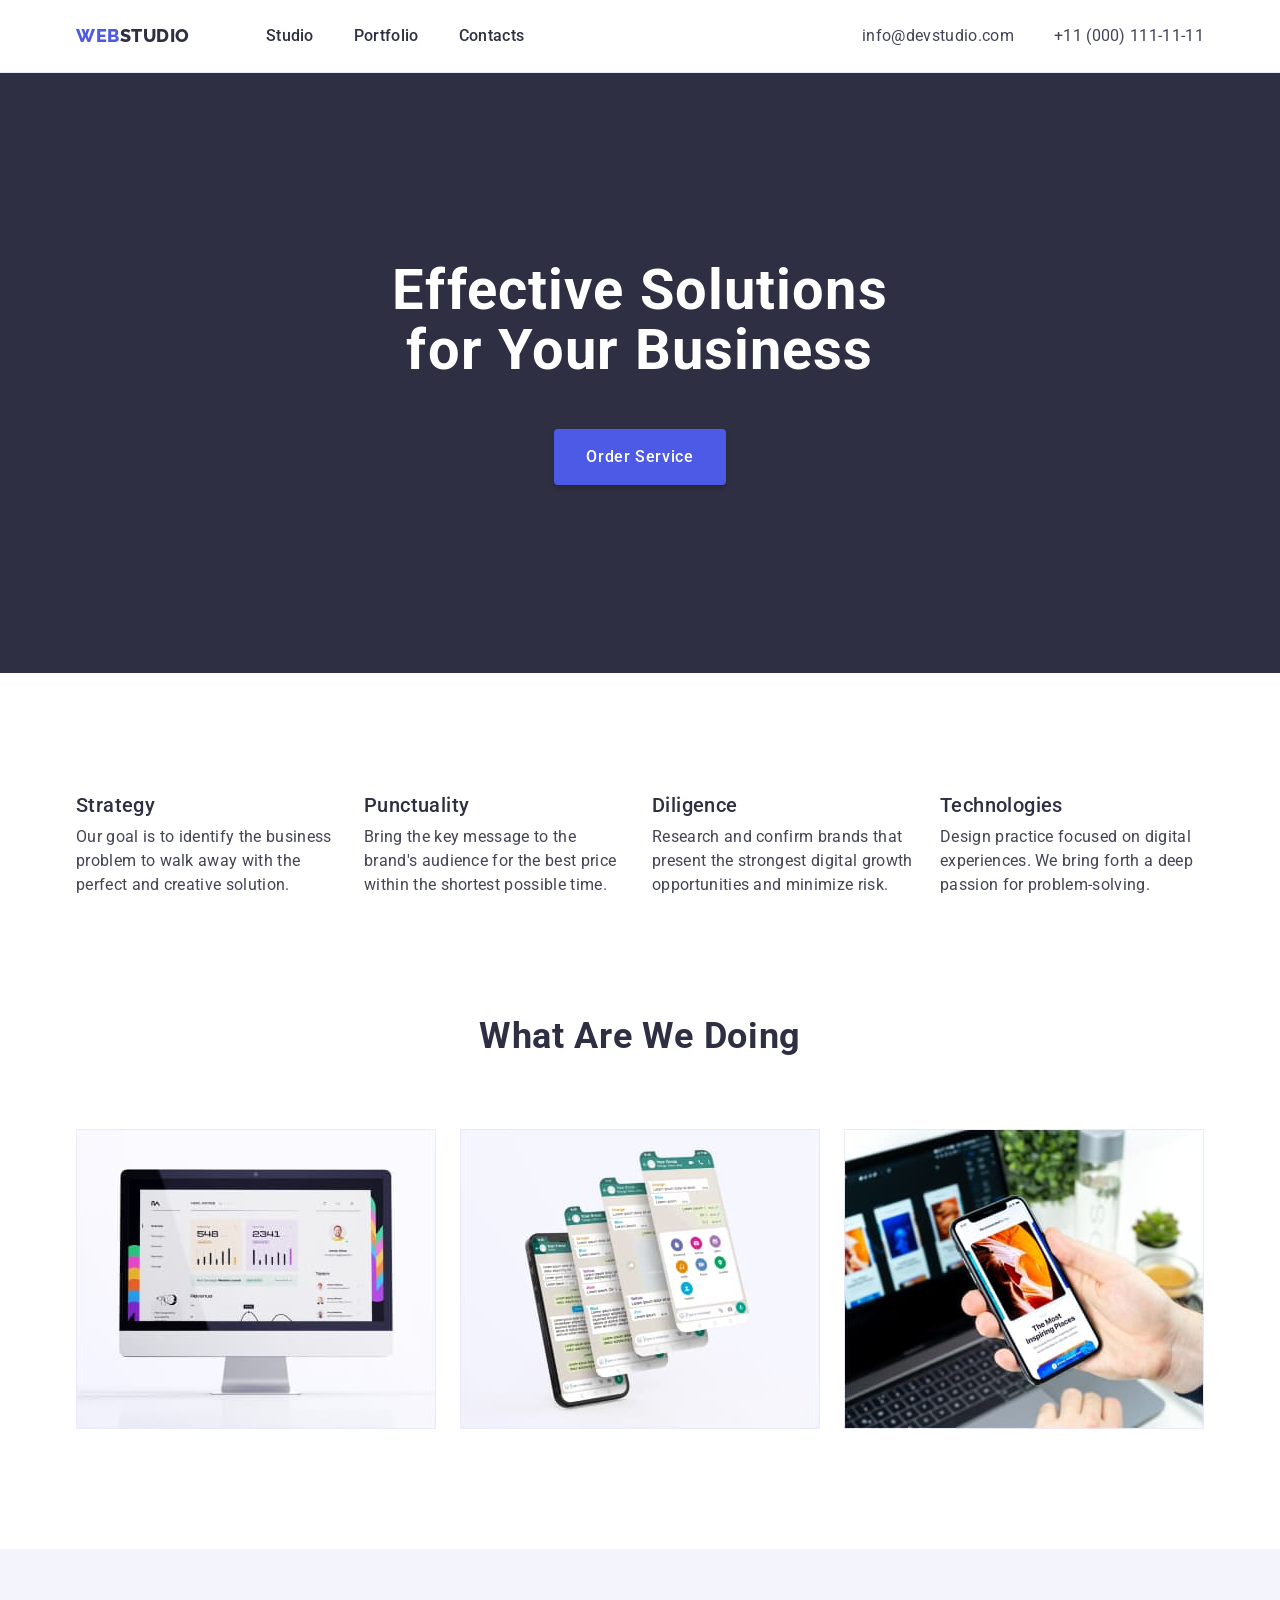
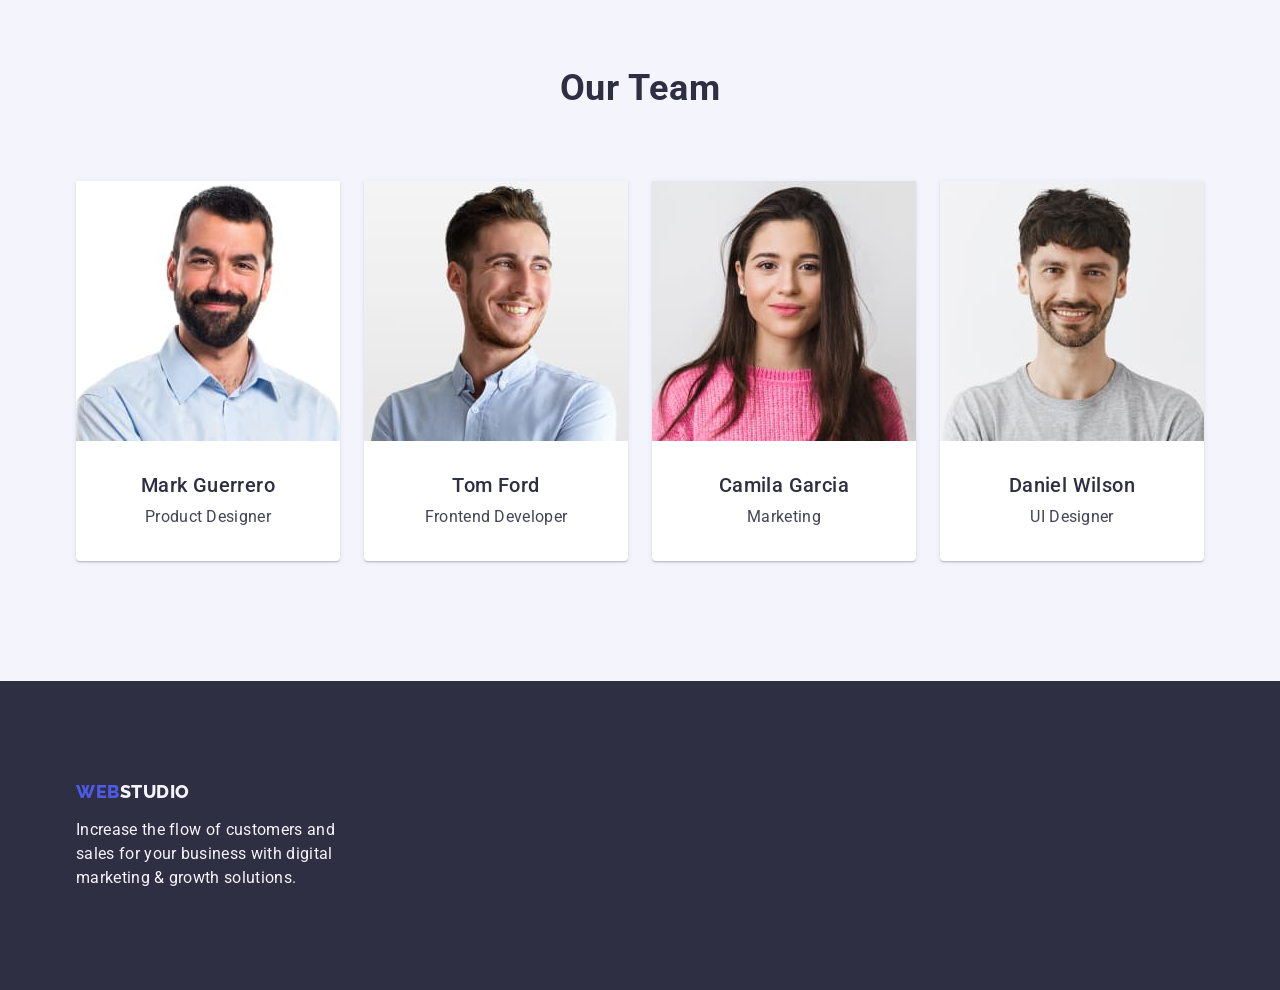
<file: index.html>
<!DOCTYPE html>
<html lang="en">
  <head>
    <meta charset="UTF-8" />
    <meta http-equiv="X-UA-Compatible" content="IE=edge" />
    <meta name="viewport" content="width=device-width, initial-scale=1.0" />
    <title>WebStudio</title>
    <link rel="preconnect" href="https://fonts.googleapis.com" />
    <link rel="preconnect" href="https://fonts.gstatic.com" crossorigin />
    <link
      href="https://fonts.googleapis.com/css2?family=Raleway:wght@800&family=Roboto:wght@400;500;700;900&display=swap"
      rel="stylesheet"
    />
    <link
      rel="stylesheet"
      href="https://cdnjs.cloudflare.com/ajax/libs/modern-normalize/1.1.0/modern-normalize.min.css"
    />
    <link rel="stylesheet" href="./css/styles.css" />
  </head>
  <body>
    <!-- Header section -->
    <header class="header">
      <div class="container header-flex">
        <nav class="header-nav">
          <a class="logo-link link" href="./index.html">
            Web<span class="logo-world">Studio</span></a
          >
          <ul class="header-nav-list list">
            <li class="header-nav-item">
              <a class="header-nav-link link" href="./index.html">Studio</a>
            </li>
            <li class="header-nav-item">
              <a class="header-nav-link link" href="./portfolio.html"
                >Portfolio</a
              >
            </li>
            <li class="header-nav-item">
              <a class="header-nav-link link" href="">Contacts</a>
            </li>
          </ul>
        </nav>
        <address class="header-contacts">
          <ul class="contacts-list list">
            <li class="contacts-item">
              <a class="contscts-link link" href="mailto:info@devstudio.com"
                >info@devstudio.com</a
              >
            </li>
            <li class="contacts-item">
              <a class="contscts-link link" href="tel:+110001111111"
                >+11 (000) 111-11-11</a
              >
            </li>
          </ul>
        </address>
      </div>
    </header>

    <!-- Main container -->
    <main>
      <!-- Section Hero-->
      <section class="hero section">
        <div class="container">
          <h1 class="title">Effective Solutions for Your Business</h1>
          <button class="btn" type="button">Order Service</button>
        </div>
      </section>

      <!-- Section Strategy -->
      <section class="strategy section">
        <div class="container">
          <h2 hidden class="visually-hidden">header</h2>
          <ul class="strategy-list list">
            <li class="strategy-list-item">
              <h3 class="subtitle">Strategy</h3>
              <p class="subtitle-desc">
                Our goal is to identify the business problem to walk away with
                the perfect and creative solution.
              </p>
            </li>
            <li class="strategy-list-item">
              <h3 class="subtitle">Punctuality</h3>
              <p class="subtitle-desc">
                Bring the key message to the brand's audience for the best price
                within the shortest possible time.
              </p>
            </li>
            <li class="strategy-list-item">
              <h3 class="subtitle">Diligence</h3>
              <p class="subtitle-desc">
                Research and confirm brands that present the strongest digital
                growth opportunities and minimize risk.
              </p>
            </li>
            <li class="strategy-list-item">
              <h3 class="subtitle">Technologies</h3>
              <p class="subtitle-desc">
                Design practice focused on digital experiences. We bring forth a
                deep passion for problem-solving.
              </p>
            </li>
          </ul>
        </div>
      </section>
      <!--  Section Tools-->
      <section class="tools section">
        <div class="container">
          <h2 class="title">What are we doing</h2>
          <ul class="tools-list list">
            <li class="tools-item list">
              <img src="./images/imac.jpg" alt="lms" width="360" />
            </li>
            <li class="tools-item list">
              <img src="./images/smartphones.jpg" alt="chats" width="360" />
            </li>
            <li class="tools-item list">
              <img src="./images/tools.jpg" alt="app" width="360" />
            </li>
          </ul>
        </div>
      </section>
      <!--  Section Team -->
      <section class="team section">
        <div class="container">
          <h2 class="title">Our Team</h2>
          <ul class="team-list list">
            <li class="team-list-item">
              <img src="./images/prodact_des.jpg" alt="man" width="264" />
              <div class="team-item-container">
                <h3 class="subtitle">Mark Guerrero</h3>
                <p class="subtitle-desc">Product Designer</p>
              </div>
            </li>
            <li class="team-list-item">
              <img src="./images/frontend_dev.jpg" alt="man" width="264" />
              <div class="team-item-container">
                <h3 class="subtitle">Tom Ford</h3>
                <p class="subtitle-desc">Frontend Developer</p>
              </div>
            </li>
            <li class="team-list-item">
              <img src="./images/marketing.jpg" alt="women" width="264" />
              <div class="team-item-container">
                <h3 class="subtitle">Camila Garcia</h3>
                <p class="subtitle-desc">Marketing</p>
              </div>
            </li>
            <li class="team-list-item">
              <img src="./images/ui_designer.jpg" alt="man" width="264" />
              <div class="team-item-container">
                <h3 class="subtitle">Daniel Wilson</h3>
                <p class="subtitle-desc">UI Designer</p>
              </div>
            </li>
          </ul>
        </div>
      </section>
    </main>
    <!-- footer section -->
    <footer class="footer section">
      <div class="container">
        <a class="fotter-link link" href="./index.html"
          >Web<span class="studio-world">Studio</span>
        </a>
        <p class="footer-desc">
          Increase the flow of customers and sales for your business with
          digital marketing & growth solutions.
        </p>
      </div>
    </footer>
  </body>
</html>
</file>
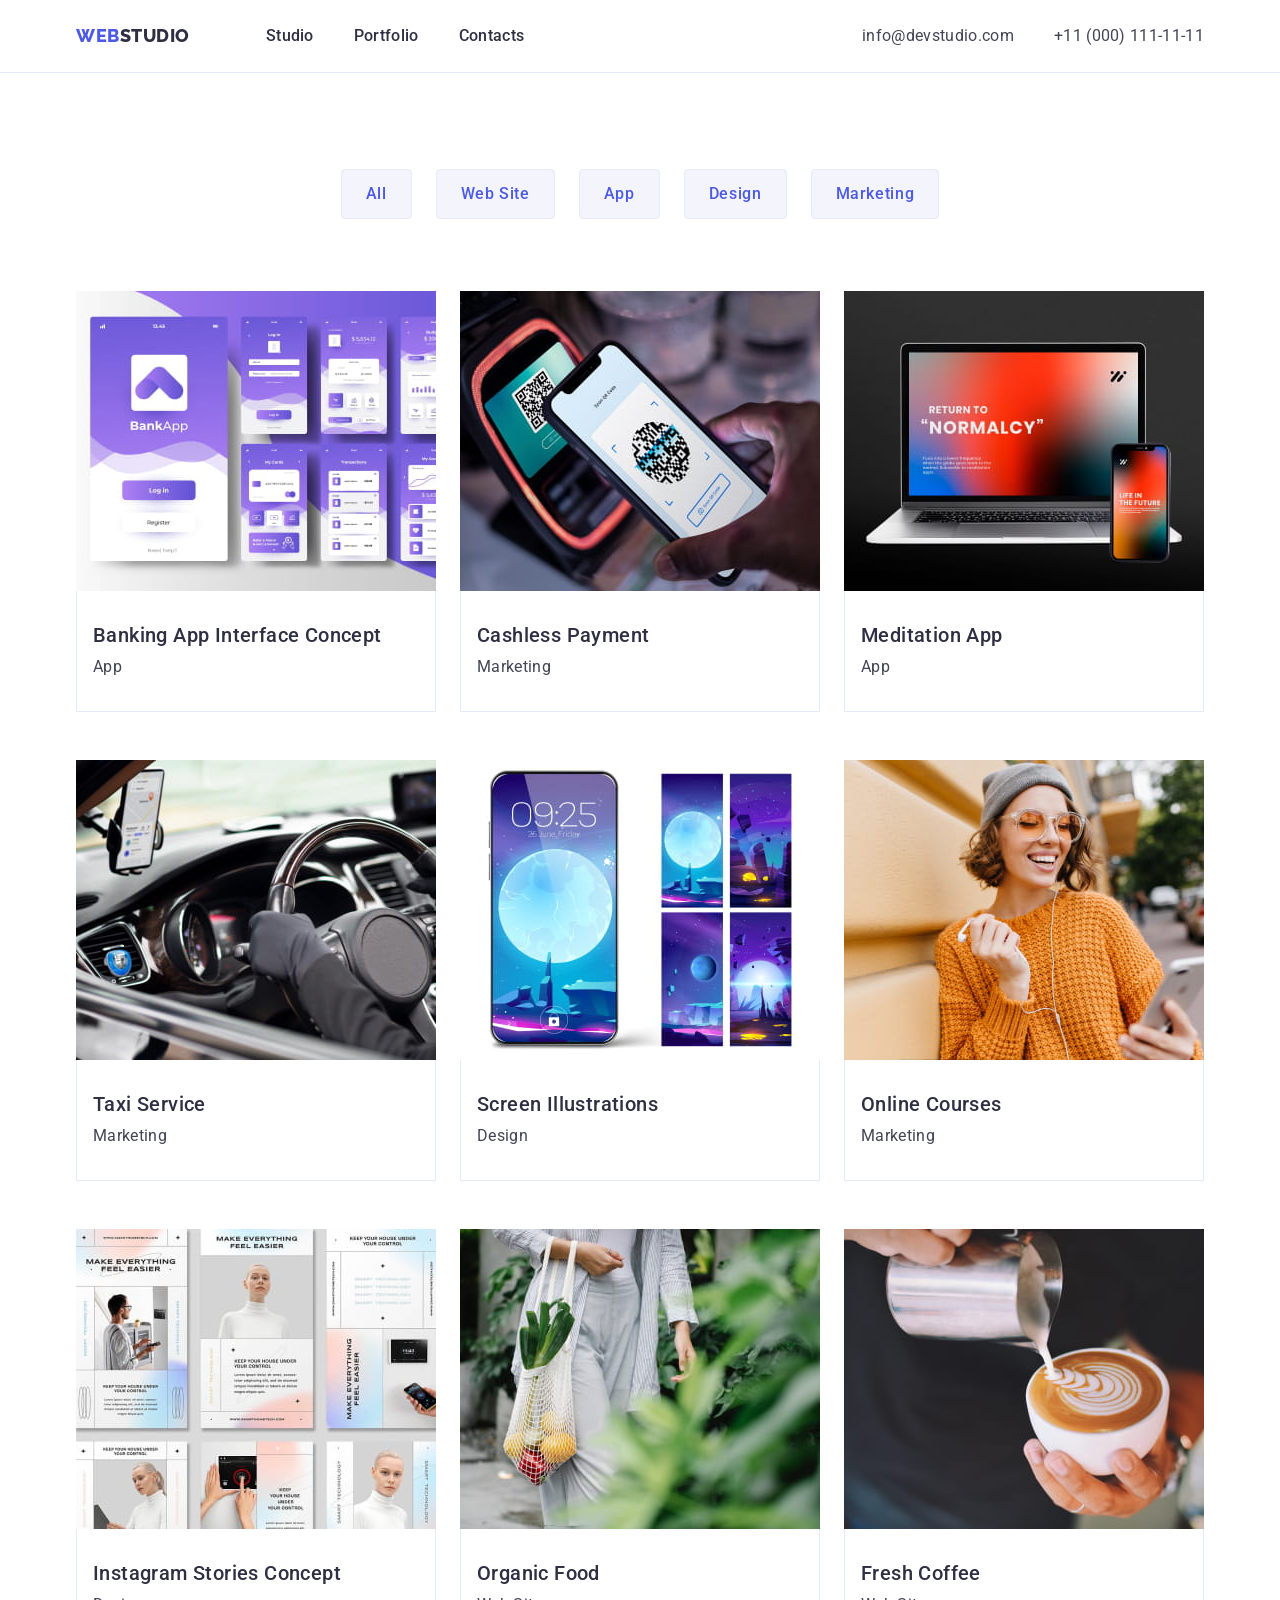
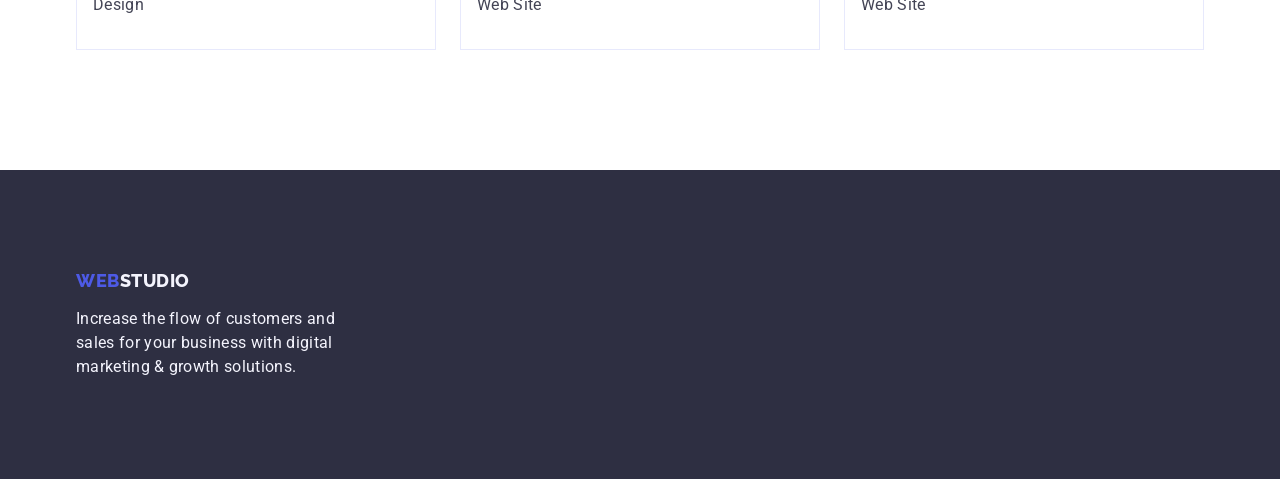
<file: portfolio.html>
<!DOCTYPE html>
<html lang="en">
  <head>
    <meta charset="UTF-8" />
    <meta http-equiv="X-UA-Compatible" content="IE=edge" />
    <meta name="viewport" content="width=device-width, initial-scale=1.0" />
    <title>Portfolio</title>
    <link rel="preconnect" href="https://fonts.googleapis.com" />
    <link rel="preconnect" href="https://fonts.gstatic.com" crossorigin />
    <link
      href="https://fonts.googleapis.com/css2?family=Raleway:wght@800&family=Roboto:wght@400;500;700;900&display=swap"
      rel="stylesheet"
    />
    <link
      rel="stylesheet"
      href="https://cdnjs.cloudflare.com/ajax/libs/modern-normalize/1.0.0/modern-normalize.min.css"
    />
    <link rel="stylesheet" href="./css/styles.css" />
  </head>
  <body>
    <!-- Header section -->

    <header class="header">
      <div class="container header-flex">
        <nav class="header-nav">
          <a class="logo-link link" href="./index.html">
            Web<span class="logo-world">Studio</span></a
          >
          <ul class="header-nav-list list">
            <li class="header-nav-item">
              <a class="header-nav-link link" href="./index.html">Studio</a>
            </li>
            <li class="header-nav-item">
              <a class="header-nav-link link" href="./portfolio.html"
                >Portfolio</a
              >
            </li>
            <li class="header-nav-item">
              <a class="header-nav-link link" href="">Contacts</a>
            </li>
          </ul>
        </nav>
        <address class="header-contacts">
          <ul class="contacts-list list">
            <li class="contacts-item">
              <a class="contscts-link link" href="mailto:info@devstudio.com"
                >info@devstudio.com</a
              >
            </li>
            <li class="contacts-item">
              <a class="contscts-link link" href="tel:+110001111111"
                >+11 (000) 111-11-11</a
              >
            </li>
          </ul>
        </address>
      </div>
    </header>
    <main>
      <!-- Section Filtr -->
      <section class="filtr section">
        <div class="container">
          <h1 hidden class="visually-hidden">Our works</h1>
          <ul class="filtr-btn-list list">
            <li class="btn-item">
              <button class="btn" type="button">All</button>
            </li>
            <li class="btn-item">
              <button class="btn" type="button">Web Site</button>
            </li>
            <li class="btn-item">
              <button class="btn" type="button">App</button>
            </li>
            <li class="btn-item">
              <button class="btn" type="button">Design</button>
            </li>
            <li class="btn-item">
              <button class="btn" type="button">Marketing</button>
            </li>
          </ul>
          <!-- Project list -->
          <ul class="project-list list">
            <li class="project-item">
              <a class="project-link link" href=""
                ><img
                  src="./images/bankapp.jpg"
                  alt="banking interface "
                  width="360"
                  height="300"
                />
                <div class="project-container">
                  <h2 class="subtitle">Banking App Interface Concept</h2>
                  <p class="subtitle-desc">App</p>
                </div>
              </a>
            </li>
            <li class="project-item">
              <a class="project-link link" href="">
                <img
                  src="./images/payment.jpg"
                  alt="qr "
                  width="360"
                  height="300"
                />
                <div class="project-container">
                  <h2 class="subtitle">Cashless Payment</h2>
                  <p class="subtitle-desc">Marketing</p>
                </div>
              </a>
            </li>
            <li class="project-item">
              <a class="project-link link" href="">
                <img
                  src="./images/meditation.jpg"
                  alt="laptop and smartphone"
                  width="360"
                  height="300"
                />
                <div class="project-container">
                  <h2 class="subtitle">Meditation App</h2>
                  <p class="subtitle-desc">App</p>
                </div>
              </a>
            </li>
            <li class="project-item">
              <a class="project-link link" href="">
                <img
                  src="./images/car.jpg"
                  alt="taxi"
                  width="360"
                  height="300"
                />
                <div class="project-container">
                  <h2 class="subtitle">Taxi Service</h2>
                  <p class="subtitle-desc">Marketing</p>
                </div>
              </a>
            </li>
            <li class="project-item">
              <a class="project-link link" href=""
                ><img
                  src="./images/ilustration.jpg"
                  alt="screen smartphone"
                  width="360"
                  height="300"
                />
                <div class="project-container">
                  <h2 class="subtitle">Screen Illustrations</h2>
                  <p class="subtitle-desc">Design</p>
                </div>
              </a>
            </li>
            <li class="project-item">
              <a class="project-link link" href="">
                <img
                  src="./images/courses.jpg"
                  alt="young woman"
                  width="360"
                  height="300"
                />
                <div class="project-container">
                  <h2 class="subtitle">Online Courses</h2>
                  <p class="subtitle-desc">Marketing</p>
                </div>
              </a>
            </li>

            <li class="project-item">
              <a class="project-link link" href="">
                <img
                  src="./images/stories.jpg"
                  alt="instagram"
                  width="360"
                  height="300"
                />
                <div class="project-container">
                  <h2 class="subtitle">Instagram Stories Concept</h2>
                  <p class="subtitle-desc">Design</p>
                </div>
              </a>
            </li>
            <li class="project-item">
              <a class="project-link link" href="">
                <img
                  src="./images/food.jpg"
                  alt="vegetebles"
                  width="360"
                  height="300"
                />
                <div class="project-container">
                  <h2 class="subtitle">Organic Food</h2>
                  <p class="subtitle-desc">Web Site</p>
                </div>
              </a>
            </li>
            <li class="project-item">
              <a class="project-link link" href="">
                <img
                  src="./images/cup.jpg"
                  alt="coffe width milk"
                  width="360"
                  height="300"
                />
                <div class="project-container">
                  <h2 class="subtitle">Fresh Coffee</h2>
                  <p class="subtitle-desc">Web Site</p>
                </div>
              </a>
            </li>
          </ul>
        </div>
      </section>
    </main>
    <!-- footer section -->
    <footer class="footer section">
      <div class="container">
        <a class="fotter-link link" href="./index.html"
          >Web<span class="studio-world">Studio</span>
        </a>
        <p class="footer-desc">
          Increase the flow of customers and sales for your business with
          digital marketing & growth solutions.
        </p>
      </div>
    </footer>
  </body>
</html>
</file>
<file: css/styles.css>
:root {
  /* Fonts */
  --primary-font: "Roboto", sans-serif;
  --secondary-font: "Raleway", sans-serif;

  /* Color back-ground*/
  --primary-bg-color: #ffffff;
  --accent-bg-cl: #2e2f42;
  --secondary-bg-color: #f4f4fd;
  /* Text color */
  --primary-text-color: #434455;
  --secondary-text-color: #2e2f42;
  --accent-txt-cl: #4d5ae5;
  --light-txt-cl: #404bbf;
  /* Btn Color */
  --primary-btn-color: #4d5ae5;
  --light-btn-cl: #404bbf;
  --secondary-btn-color: #404bbf;
  --accent-btn-cl: #f4f4fd;
  --primary-btn-text-cl: #ffffff;
  --accent-btn-txt-cl: #4d5ae5;
}

body {
  background-color: var(--primary-bg-color);
  color: var(--primary-text-color);
  font-family: var(--primary-font);
  font-weight: 400;
  font-style: normal;
  font-size: 16px;
  line-height: 1.5;
  letter-spacing: 0.02em;
  text-decoration: none;
  text-transform: none;
}
.link {
  font-style: normal;
  text-decoration: none;
  color: var(--primary-text-color);
}
.list {
  padding: 0;
  margin: 0;

  list-style: none;
}
.logo-link {
  margin-right: 76px;
}

.logo-link,
.logo-world {
  display: flex;
  margin-left: auto;
  align-items: center;

  font-family: var(--secondary-font);
  font-style: normal;
  font-weight: 800;
  font-size: 18px;
  line-height: 1.17;
  letter-spacing: 0.03em;
  text-transform: uppercase;
  text-decoration: none;
  color: var(--accent-txt-cl);
}
.logo-world {
  text-decoration: none;
  line-height: 1.17;
  color: var(--secondary-text-color);
}

/* reset start */
.visually-hidden {
  position: absolute;
  width: 1px;
  height: 1px;
  margin: -1px;
  border: 0;
  padding: 0;

  white-space: nowrap;
  clip-path: inset(100%);
  clip: rect(0 0 0 0);
  overflow: hidden;
}
.title {
  font-family: inherit;
  font-weight: 700;
  font-size: 36px;
  line-height: 1.11;
  letter-spacing: 0.02em;
  text-align: center;
  text-transform: capitalize;

  margin-top: 0;
  margin-bottom: 72px;
  color: var(--secondary-text-color);
}
.btn {
  font-family: inherit;
  font-weight: 500;
  font-size: 16px;
  line-height: 1.5;
  letter-spacing: 0.04em;
  cursor: pointer;
}

.container {
  max-width: 1158px;
  margin: 0px auto;
  padding: 0px 15px;
}
img {
  display: block;
  margin: 0px;
  padding: 0px;
}
.header {
  border-bottom: 1px solid #e7e9fc;
}
/* nav */
.header-flex {
  display: flex;
}

.header-nav {
  display: flex;
  align-items: center;
}
.header-nav-link {
  display: block;
  padding-top: 24px;
  padding-bottom: 24px;
  color: var(--secondary-text-color);

  font-family: inherit;
  font-weight: 500;
}
.header-nav-list {
  display: flex;
}
.header-nav-item {
  margin-right: 40px;
}
.header-nav-item:last-child {
  margin: 0;
}

.header-nav-link:hover,
.header-nav-link:focus,
.contscts-link:hover,
.contscts-link:focus {
  color: var(--light-txt-cl);
}
.header-nav-link:active {
  text-decoration: underline;
  color: var(--light-txt-cl);
}
.header {
  background-color: var(--primary-bg-color);
}

.header-contacts {
  font-style: normal;
  display: flex;
  margin-left: auto;
}
.contacts-list {
  display: flex;
}

.contacts-item {
  margin-right: 40px;
}
.contacts-item:last-child {
  margin: 0;
}
.contscts-link {
  display: block;
  padding-top: 24px;
  padding-bottom: 24px;
  color: var(--primary-text-color);
}

/* hero section */
.hero {
  padding-top: 188px;
  padding-bottom: 188px;
  background-color: var(--accent-bg-cl);
  text-align: center;
}
.hero .title {
  max-width: 496px;
  margin: 0 auto 48px auto;

  font-size: 56px;
  line-height: 1.07;
  text-transform: none;
  color: #ffffff;
}
.hero .btn {
  display: block;
  margin-left: auto;
  margin-right: auto;
  padding: 16px 32px;
  min-width: 169px;
  height: 56px;
  border: none;

  color: var(--primary-btn-text-cl);
  background-color: var(--primary-btn-color);
  box-shadow: 0px 4px 4px rgba(0, 0, 0, 0.15);
  border-radius: 4px;
}
.hero .btn:hover,
.hero .btn:focus {
  color: var(--primary-btn-text-cl);
  background-color: var(--light-btn-cl);
}

.hero .btn:active {
  color: var(--light-btn-cl);
}

/* Strategy section */
.strategy-list {
  display: flex;
}
.strategy-list-item {
  width: 264px;
}
.strategy-list-item {
  margin-right: 24px;
}
.strategy-list-item:last-child {
  margin-right: 0;
}

.strategy {
  padding-top: 120px;
  padding-bottom: 120px;
}
.subtitle {
  color: inherit;
  font-weight: 500;
  font-size: 20px;
  line-height: 1.2;
  letter-spacing: 0.02em;
  color: var(--secondary-text-color);
  padding: 0px;
  margin: 0px;
}
.subtitle {
  margin-bottom: 8px;
}

.subtitle-desc {
  font-weight: 400;
  color: var(--primary-text-color);
  padding: 0px;
  margin: 0px;
}
/* Tools section */
.tools {
  padding-bottom: 120px;
}

.tools-list {
  display: flex;
}
.tools-item {
  width: calc((100%-48px) / 3);
  margin-right: 24px;
}
.tools-item:last-child {
  margin-right: 0px;
}

/* Team section */
.team {
  margin: 0 auto;
  padding-top: 120px;
  padding-bottom: 120px;
  background-color: var(--secondary-bg-color);
}
.team-list {
  display: flex;
}

.team-list-item {
  width: calc((100%-72px) / 4);
  margin-right: 24px;
  padding: 0;
  background: #ffffff;
  box-shadow: 0px 1px 6px rgba(46, 47, 66, 0.08),
    0px 1px 1px rgba(46, 47, 66, 0.16), 0px 2px 1px rgba(46, 47, 66, 0.08);
  border-radius: 0px 0px 4px 4px;
}
.team-list-item:last-child {
  margin-right: 0;
}

.team-item-container {
  padding: 32px 16px;
  margin: 0;
  border-radius: 0px 0px 4px 4px;
  text-align: center;
}

/* footer section */
.footer {
  padding-top: 100px;
  padding-bottom: 100px;
  margin: 0 auto;
  background-color: var(--accent-bg-cl);
}
.fotter-link {
  font-family: var(--secondary-font);
  font-style: normal;
  font-weight: 800;
  font-size: 18px;
  line-height: 1.17;
  align-items: center;
  letter-spacing: 0.03em;
  text-transform: uppercase;
  text-decoration: none;
  color: var(--accent-txt-cl);
  display: inline-block;
  margin-bottom: 16px;
}
.studio-world {
  font-weight: 800;
  font-size: 18px;
  line-height: 1.17;
  align-items: center;
  letter-spacing: 0.03em;
  text-transform: uppercase;
  color: #f4f4fd;
}
.footer-desc {
  max-width: 264px;
  padding: 0;
  margin: 0;
  color: #f4f4fd;
}

/* Filtr btn */
.filtr {
  padding-bottom: 120px;
  padding-top: 96px;
  margin: 0 auto;
}
.filtr .btn {
  padding: 12px 24px;
  background-color: var(--accent-btn-cl);

  border: 1px solid #e7e9fc;
  border-radius: 4px;
  color: var(--accent-btn-txt-cl);
  text-align: center;
}
.filtr-btn-list {
  display: flex;
  margin-bottom: 72px;
  justify-content: center;
  gap: 24px;
  padding: 0;
}

.filtr .btn:hover,
.filtr .btn:focus {
  background-color: var(--light-btn-cl);
  color: var(--primary-btn-text-cl);
  border: 1px solid transparent;
}
.filtr .btn:active {
  background-color: var(--light-btn-cl);
  color: var(--primary-btn-text-cl);
}
.project-list {
  display: flex;
  flex-wrap: wrap;
}
.project-item {
  flex-basis: calc((100%-48px) / 3);
  margin-right: 24px;
  margin-bottom: 48px;
  max-width: 360px;
}
.project-item:nth-child(3n) {
  margin-right: 0;
}
.project-item:nth-last-child(-n + 3) {
  margin-bottom: 0;
}
.project-container {
  padding: 32px 16px;
  margin: 0;
  border: 1px solid #e7e9fc;
  border-top: none;
}
</file>
